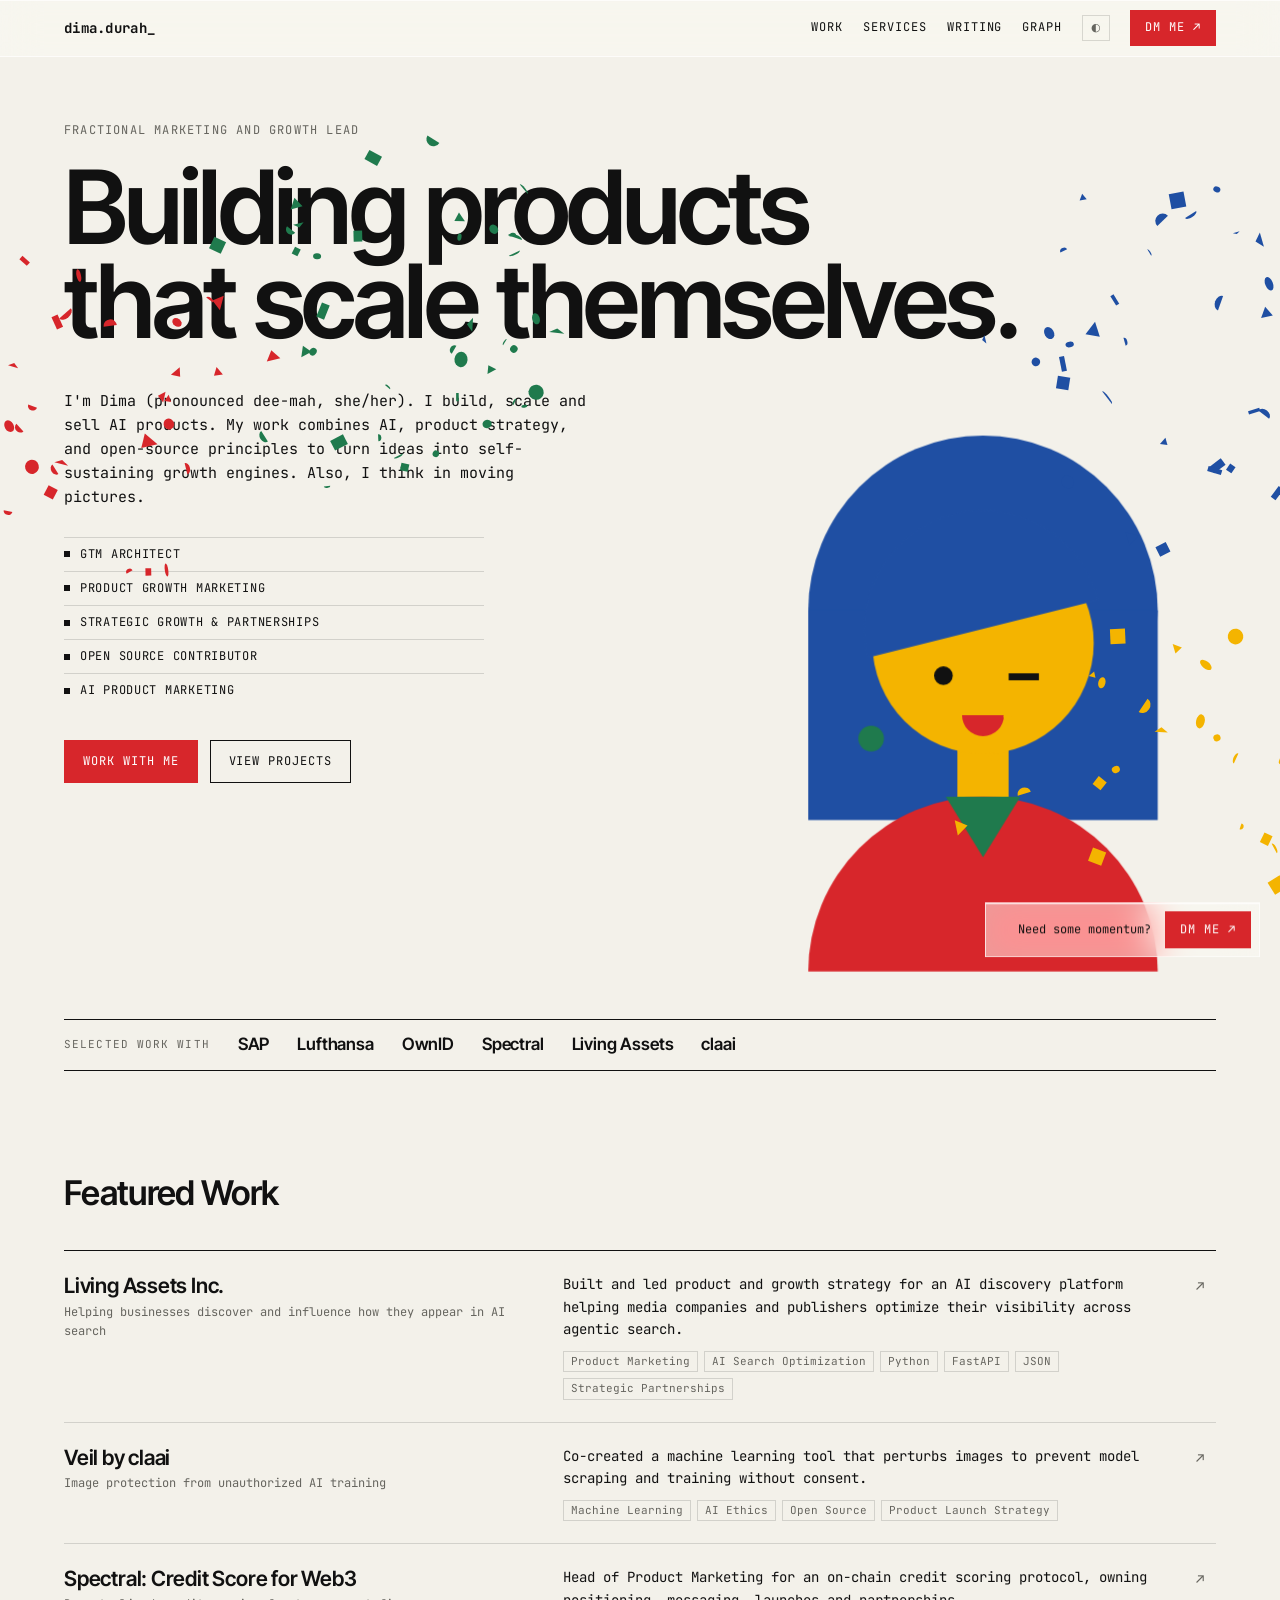
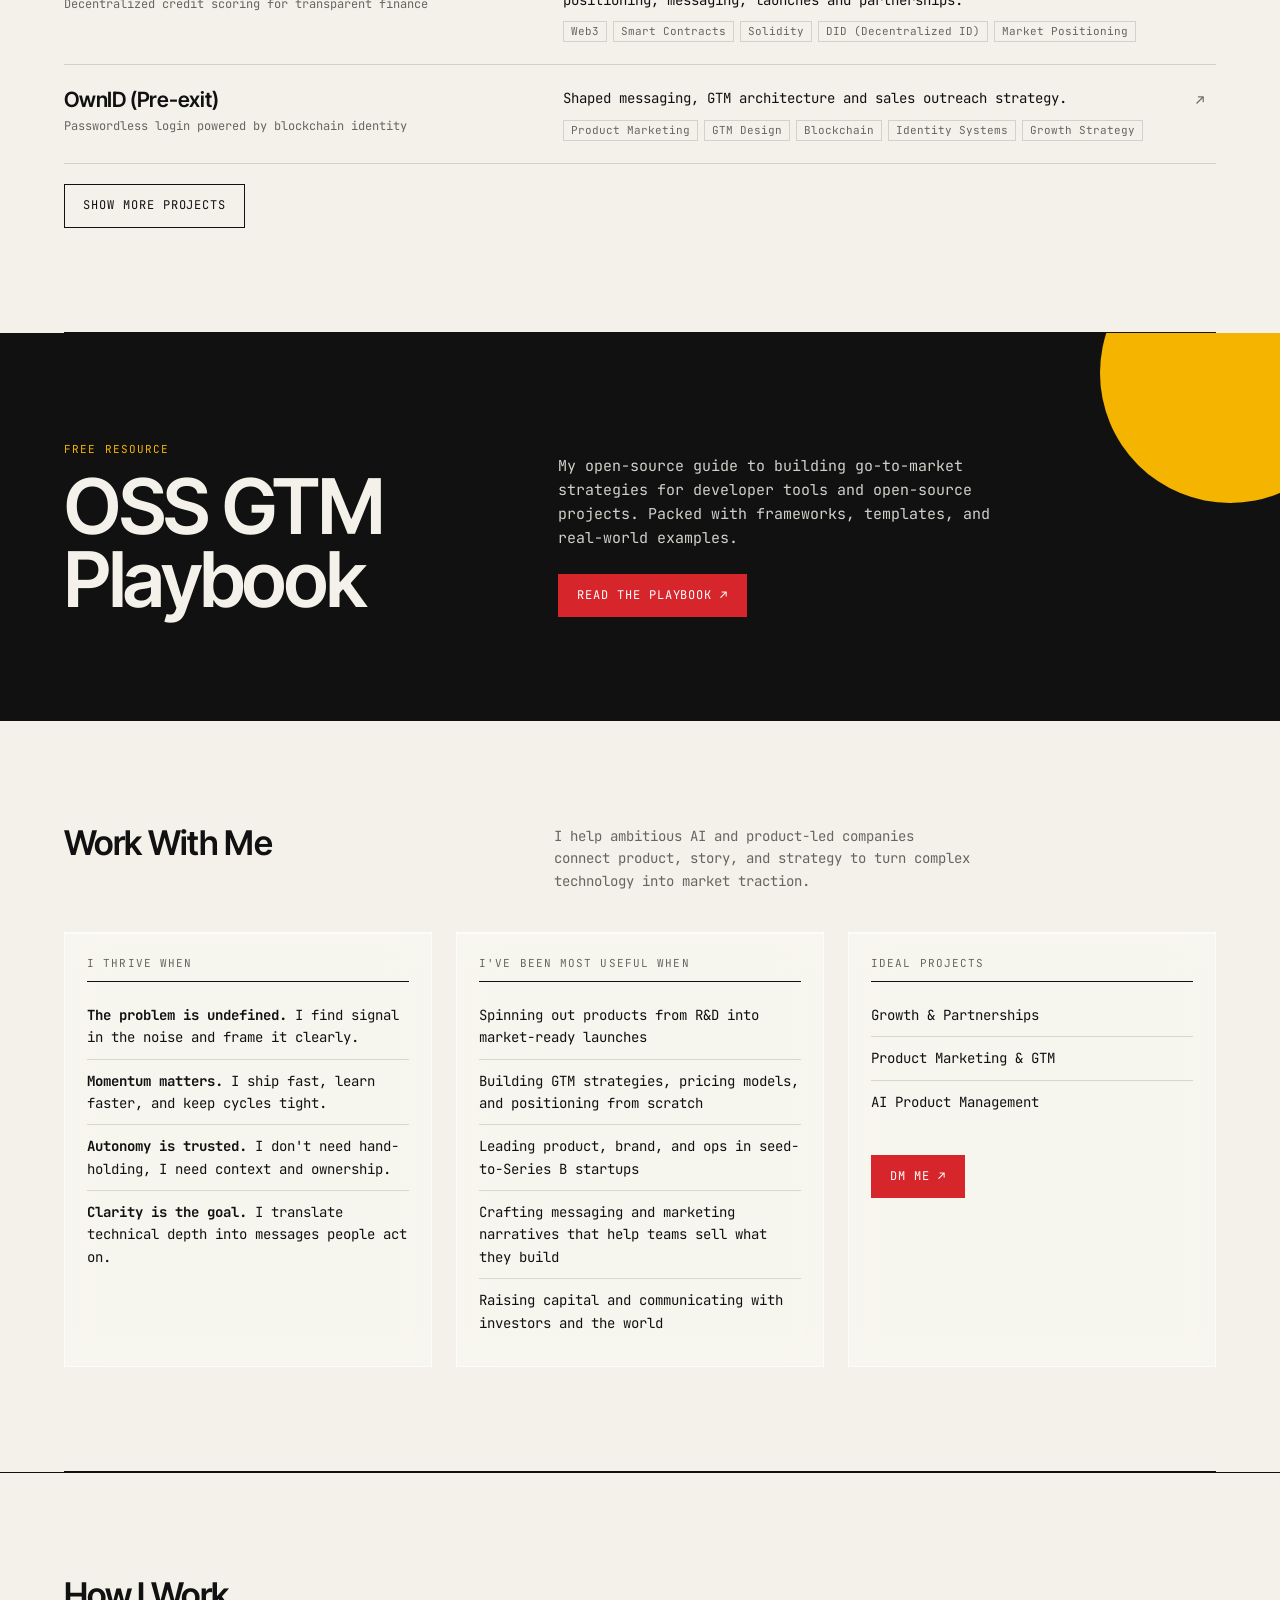
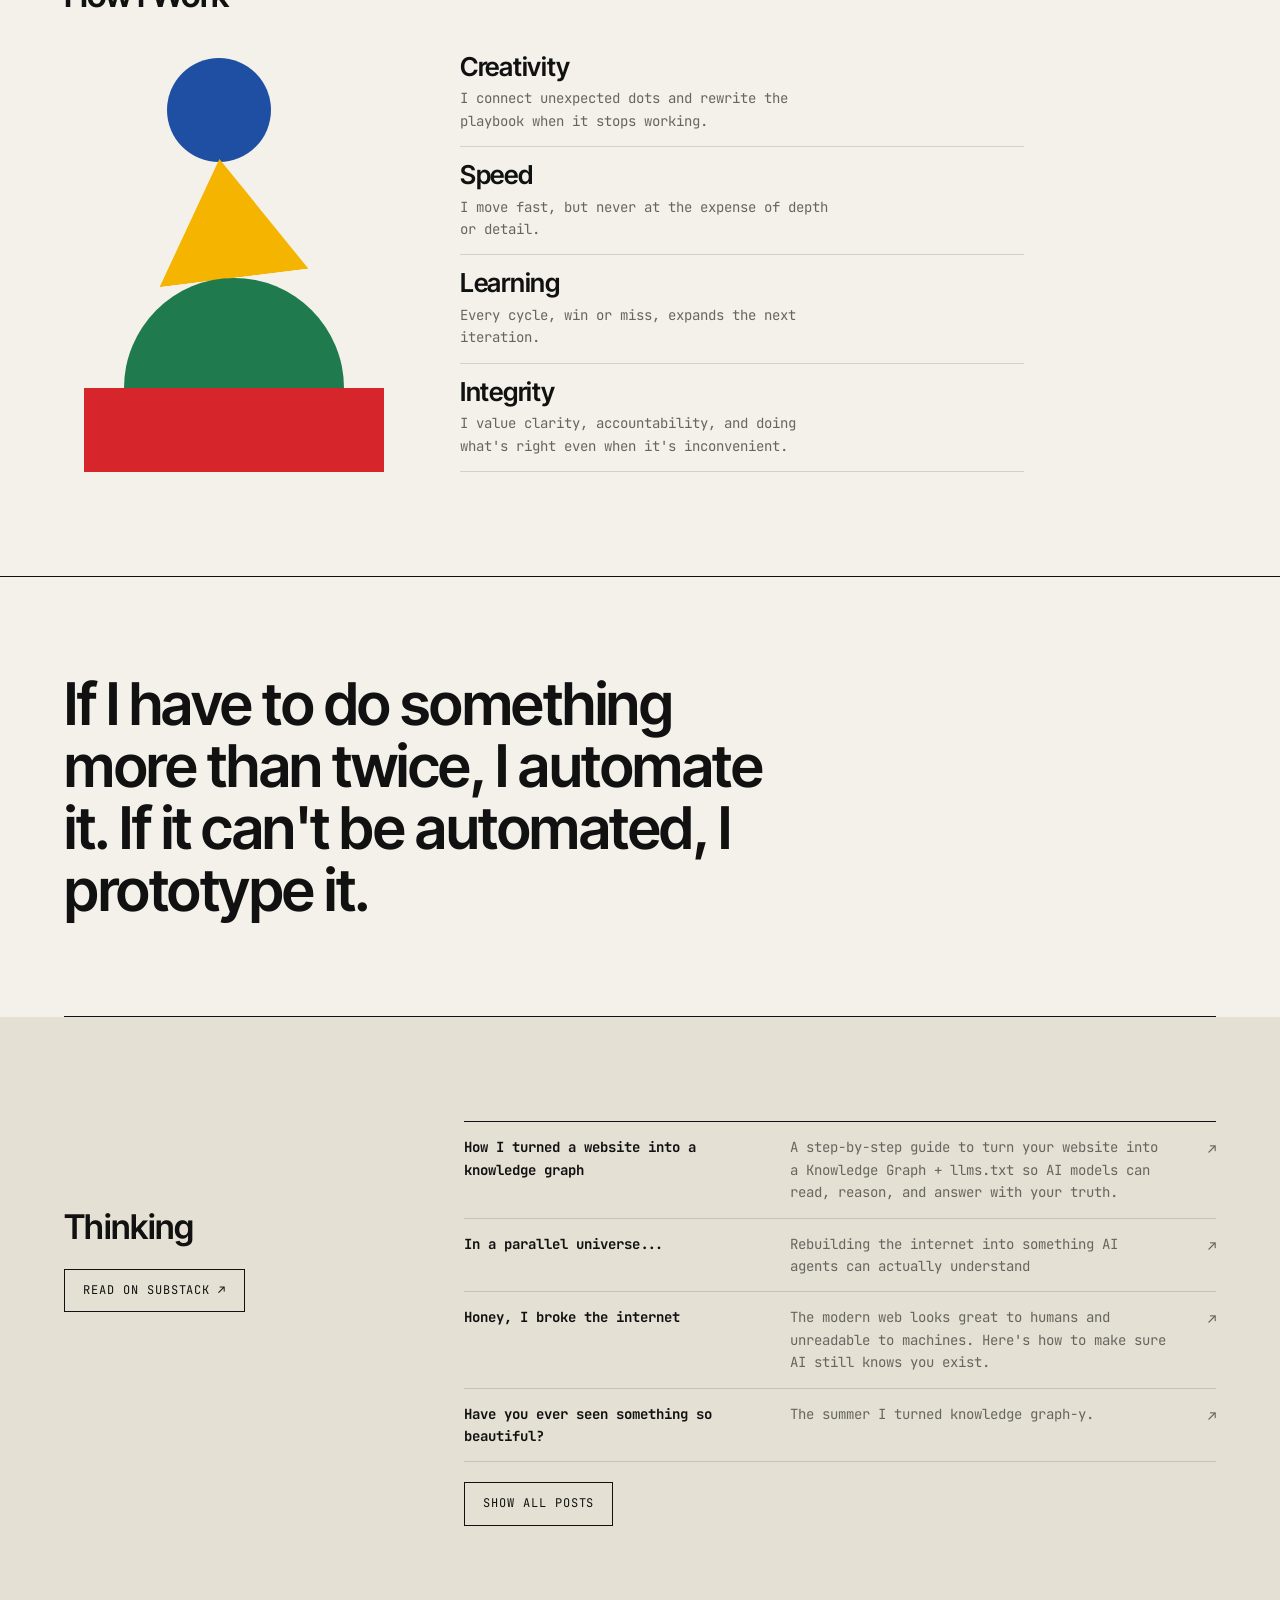
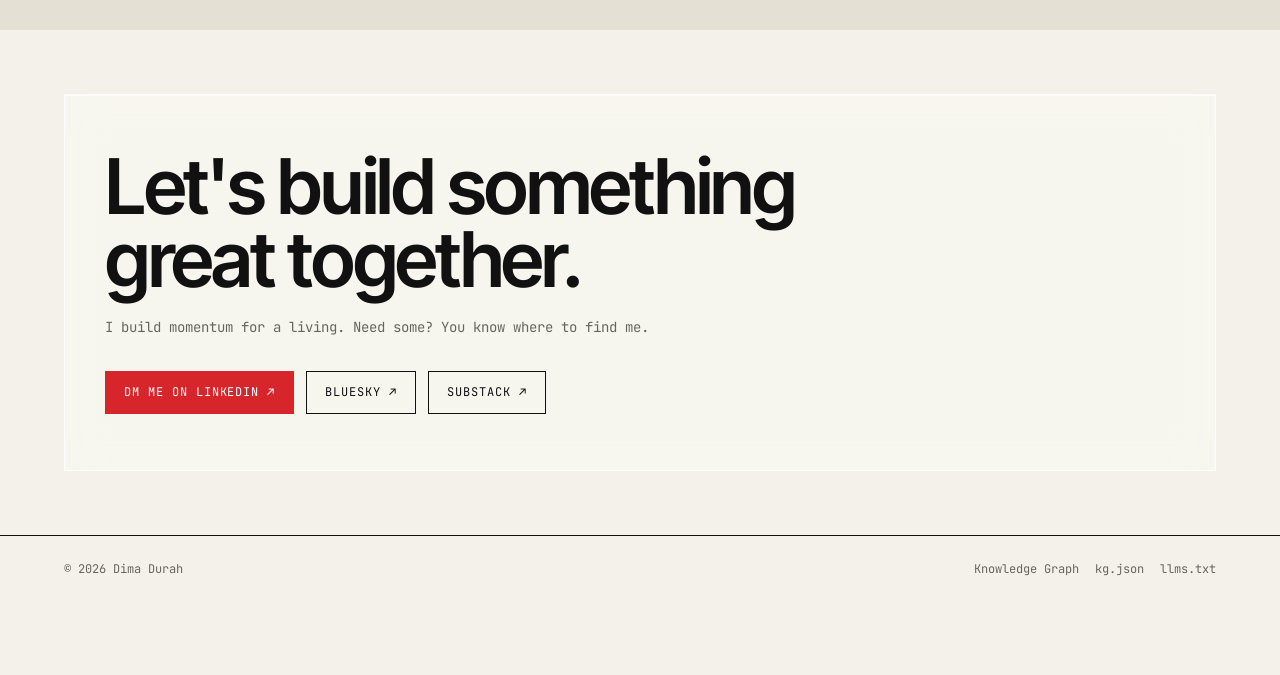
<file: index.html>
<!doctype html>
<html lang="en">
<head>
<meta charset="utf-8">
<meta name="viewport" content="width=device-width, initial-scale=1">
<title>Dima Durah — Founder and Growth Leader</title>
<meta name="description" content="Dima Durah builds, scales and sells AI products. Fractional marketing and growth lead: GTM architecture, product growth marketing, strategic partnerships.">
<meta property="og:title" content="Dima Durah — Founder and Growth Leader">
<meta property="og:description" content="Building products that scale themselves. Fractional marketing and growth lead for AI and product-led companies.">
<meta property="og:url" content="https://me.rcrdscrtch.com/">
<meta property="og:type" content="profile">
<link rel="preconnect" href="https://fonts.googleapis.com">
<link rel="preconnect" href="https://fonts.gstatic.com" crossorigin>
<link href="https://fonts.googleapis.com/css2?family=Inter+Tight:wght@500;600&family=JetBrains+Mono:wght@400;700&display=swap" rel="stylesheet">
<link rel="stylesheet" href="assets/style.css">
<link rel="alternate" type="application/json" href="data/kg.json" title="Knowledge graph">
<link rel="icon" type="image/svg+xml" href="assets/favicon.svg">
<script type="application/ld+json">
{
  "@context": "https://schema.org",
  "@type": "Person",
  "name": "Dima Durah",
  "url": "https://me.rcrdscrtch.com/",
  "jobTitle": "Fractional Marketing and Growth Lead",
  "description": "I build, scale and sell AI products. My work combines AI, product strategy, and open-source principles to turn ideas into self-sustaining growth engines.",
  "knowsAbout": ["GTM architecture", "Product growth marketing", "Strategic partnerships", "AI product marketing", "Open source", "Knowledge graphs"],
  "sameAs": ["https://www.linkedin.com/in/dima-durah", "https://bsky.app/profile/dimadur.bsky.social", "https://dimad.substack.com/"]
}
</script>
<script>try{var t=localStorage.getItem("theme");if(t)document.documentElement.dataset.theme=t}catch(e){}</script>
</head>
<body>

<div class="shapes" aria-hidden="true"><i class="circle"></i><i class="square"></i><i class="tri"></i><i class="half"></i></div>

<header class="bar glass">
  <div class="wrap">
    <a class="id" href="#top">dima.durah<span class="c-cycle">_</span></a>
    <nav aria-label="Primary">
      <a class="opt" href="#work">Work</a>
      <a class="opt" href="#services">Services</a>
      <a class="opt" href="#writing">Writing</a>
      <a class="opt" href="graph.html">Graph</a>
      <button class="theme-btn" type="button" aria-label="Toggle color theme">◐</button>
      <a class="btn primary" href="https://www.linkedin.com/in/dima-durah" target="_blank" rel="noopener">DM me ↗</a>
    </nav>
  </div>
</header>

<main id="top">
  <div class="wrap">
    <section class="hero" id="hero">
      <p class="eyebrow">Fractional Marketing and Growth Lead</p>
      <h1>Building products<br>that scale themselves.<span class="cursor" aria-hidden="true"></span></h1>
      <div class="grid">
        <div class="hero-copy">
          <p class="bio">I'm Dima (pronounced dee-mah, she/her). I build, scale and sell AI products. My work combines AI, product strategy, and open-source principles to turn ideas into self-sustaining growth engines. Also, I think in moving pictures.</p>
          <ul class="roles">
            <li>GTM Architect</li>
            <li>Product Growth Marketing</li>
            <li>Strategic Growth &amp; Partnerships</li>
            <li>Open source contributor</li>
            <li>AI Product Marketing</li>
          </ul>
          <div class="cta">
            <a class="btn primary" href="#services">Work With Me</a>
            <a class="btn" href="#work">View Projects</a>
          </div>
        </div>
        <!-- geometric portrait; on scroll each piece flies off toward the same-colour background shape -->
        <div class="art" aria-hidden="true">
          <svg viewBox="0 0 400 500" id="portrait">
            <g class="pc" data-to="420 -380 40 1.6"><circle cx="200" cy="190" r="150" fill="var(--blue)"/><rect x="50" y="190" width="300" height="180" fill="var(--blue)"/></g>
            <rect class="pc" data-to="380 420 -30 1.2" x="178" y="290" width="44" height="70" fill="var(--yellow)"/>
            <path class="pc" data-to="-420 380 25 1.4" d="M50,500 A150,150 0 0 1 350,500 Z" fill="var(--red)"/>
            <polygon class="pc" data-to="-460 -40 -90 1.8" points="168,350 232,350 200,402" fill="var(--green)"/>
            <circle class="pc" data-to="440 360 0 2.2" cx="200" cy="218" r="95" fill="var(--yellow)"/>
            <g class="pc" data-to="380 -300 -60 1.3"><path d="M98,206 A102,102 0 0 1 302,206 Z" fill="var(--blue)" transform="rotate(-14 200 206)"/></g>
            <g class="pc" data-to="-200 -260 90 1" fill="#111"><circle cx="166" cy="246" r="8"/><rect x="222" y="244" width="26" height="6"/></g>
            <path class="pc" data-to="-380 300 180 2" d="M182,280 A18,18 0 0 0 218,280 Z" fill="var(--red)"/>
            <circle class="pc" data-to="-480 120 0 2.5" cx="104" cy="300" r="11" fill="var(--green)"/>
          </svg>
        </div>
      </div>
    </section>

    <div class="proof">
      <span class="k">Selected work with</span>
      <a href="#work">SAP</a>
      <a href="#work">Lufthansa</a>
      <a href="#work">OwnID</a>
      <a href="#work">Spectral</a>
      <a href="#work">Living Assets</a>
      <a href="#work">claai</a>
    </div>

    <section class="s c-red" id="work">
      <div class="s-head">
        <h2 class="s-title">Featured Work</h2>
      </div>

      <div class="rows" id="rows">
        <a class="row" href="https://mmc.vc/research/ai-discoverability-how-can-i-get-chatgpt-to-recommend-my-brand/" target="_blank" rel="noopener">
          <div><h3 class="row-t">Living Assets Inc.</h3><p class="row-sub">Helping businesses discover and influence how they appear in AI search</p></div>
          <div class="row-d-wrap"><p class="row-d">Built and led product and growth strategy for an AI discovery platform helping media companies and publishers optimize their visibility across agentic search.</p>
            <ul class="tags"><li>Product Marketing</li><li>AI Search Optimization</li><li>Python</li><li>FastAPI</li><li>JSON</li><li>Strategic Partnerships</li></ul></div>
          <span class="arrow">↗</span>
        </a>
        <a class="row" href="https://mmc.vc/research/ethical-ai-moving-from-napster-to-spotify-era/" target="_blank" rel="noopener">
          <div><h3 class="row-t">Veil by claai</h3><p class="row-sub">Image protection from unauthorized AI training</p></div>
          <div class="row-d-wrap"><p class="row-d">Co-created a machine learning tool that perturbs images to prevent model scraping and training without consent.</p>
            <ul class="tags"><li>Machine Learning</li><li>AI Ethics</li><li>Open Source</li><li>Product Launch Strategy</li></ul></div>
          <span class="arrow">↗</span>
        </a>
        <a class="row" href="https://techcrunch.com/2022/08/24/spectral-raises-23m-to-help-create-web3-credit-scores/" target="_blank" rel="noopener">
          <div><h3 class="row-t">Spectral: Credit Score for Web3</h3><p class="row-sub">Decentralized credit scoring for transparent finance</p></div>
          <div class="row-d-wrap"><p class="row-d">Head of Product Marketing for an on-chain credit scoring protocol, owning positioning, messaging, launches and partnerships.</p>
            <ul class="tags"><li>Web3</li><li>Smart Contracts</li><li>Solidity</li><li>DID (Decentralized ID)</li><li>Market Positioning</li></ul></div>
          <span class="arrow">↗</span>
        </a>
        <a class="row" href="https://www.ownid.com/" target="_blank" rel="noopener">
          <div><h3 class="row-t">OwnID (Pre-exit)</h3><p class="row-sub">Passwordless login powered by blockchain identity</p></div>
          <div class="row-d-wrap"><p class="row-d">Shaped messaging, GTM architecture and sales outreach strategy.</p>
            <ul class="tags"><li>Product Marketing</li><li>GTM Design</li><li>Blockchain</li><li>Identity Systems</li><li>Growth Strategy</li></ul></div>
          <span class="arrow">↗</span>
        </a>
        <a class="row more" href="https://news.sap.com/2023/12/ai-powered-startup-partner-solutions-sap-io/" target="_blank" rel="noopener">
          <div><h3 class="row-t">SAP Early Stage VC Fund</h3><p class="row-sub">Corporate VC fund for underrepresented founders in B2B SaaS</p></div>
          <div class="row-d-wrap"><p class="row-d">Contributed to fund design, storytelling, and accelerator outreach, amplifying the voices of diverse founders.</p>
            <ul class="tags"><li>Venture Capital</li><li>B2B SaaS</li><li>Fund Positioning</li><li>Founder Relations</li><li>Storytelling</li><li>Venture Strategy</li><li>Webflow</li><li>Event Management</li></ul></div>
          <span class="arrow">↗</span>
        </a>
        <a class="row more" href="https://www.webtoons.com/en/canvas/momstacles/list?title_no=46615" target="_blank" rel="noopener">
          <div><h3 class="row-t">Momstacles</h3><p class="row-sub">An illustrated series about the struggles of millennial motherhood</p></div>
          <div class="row-d-wrap"><p class="row-d">Created a webcomic exploring parenthood, gender, and ambition through humor and narrative illustration.</p>
            <ul class="tags"><li>Illustration</li><li>Comics</li><li>Creative Writing</li><li>Visual Storytelling</li></ul></div>
          <span class="arrow">↗</span>
        </a>
        <a class="row more" href="https://lh-innovationhub.de/projekt/aviationblockchainchallenge/" target="_blank" rel="noopener">
          <div><h3 class="row-t">Aviation Blockchain Challenge</h3><p class="row-sub">Accelerator for SaaS solutions in aviation using blockchain</p></div>
          <div class="row-d-wrap"><p class="row-d">Co-led program design and venture selection for Lufthansa and SAP, supporting startups focused on blockchain-enabled transparency in aviation supply chains.</p>
            <ul class="tags"><li>Accelerator Design</li><li>Blockchain</li><li>SaaS Strategy</li><li>Startup Mentorship</li></ul></div>
          <span class="arrow">↗</span>
        </a>
      </div>
      <button class="btn toggle" type="button" data-toggle="rows" data-more="Show More Projects" data-less="Show Less" aria-expanded="false">Show More Projects</button>
    </section>

    <section class="band band-ink" id="playbook">
      <div class="playbook">
        <div>
          <span class="k">Free resource</span>
          <h2>OSS GTM Playbook</h2>
        </div>
        <div>
          <p>My open-source guide to building go-to-market strategies for developer tools and open-source projects. Packed with frameworks, templates, and real-world examples.</p>
          <a class="btn primary" href="https://comet-lantana-125.notion.site/OSS-GTM-Playbook-2bc8ea1315fc812d99daddfa6aae9448" target="_blank" rel="noopener">Read the Playbook ↗</a>
        </div>
      </div>
    </section>

    <section class="s c-blue sh-circle" id="services">
      <div class="s-head">
        <h2 class="s-title">Work With Me</h2>
        <p class="s-lede">I help ambitious AI and product-led companies connect product, story, and strategy to turn complex technology into market traction.</p>
      </div>
      <div class="cols">
        <div class="col glass">
          <h4>I thrive when</h4>
          <ul>
            <li><b>The problem is undefined.</b> I find signal in the noise and frame it clearly.</li>
            <li><b>Momentum matters.</b> I ship fast, learn faster, and keep cycles tight.</li>
            <li><b>Autonomy is trusted.</b> I don't need hand-holding, I need context and ownership.</li>
            <li><b>Clarity is the goal.</b> I translate technical depth into messages people act on.</li>
          </ul>
        </div>
        <div class="col glass">
          <h4>I've been most useful when</h4>
          <ul>
            <li>Spinning out products from R&amp;D into market-ready launches</li>
            <li>Building GTM strategies, pricing models, and positioning from scratch</li>
            <li>Leading product, brand, and ops in seed-to-Series B startups</li>
            <li>Crafting messaging and marketing narratives that help teams sell what they build</li>
            <li>Raising capital and communicating with investors and the world</li>
          </ul>
        </div>
        <div class="col glass">
          <h4>Ideal projects</h4>
          <ul>
            <li>Growth &amp; Partnerships</li>
            <li>Product Marketing &amp; GTM</li>
            <li>AI Product Management</li>
          </ul>
          <div class="cta"><a class="btn primary" href="https://www.linkedin.com/in/dima-durah" target="_blank" rel="noopener">DM me ↗</a></div>
        </div>
      </div>
    </section>

    <section class="band band-solid" id="principles">
      <div class="s-head">
        <h2 class="s-title">How I Work</h2>
      </div>
      <!-- a balanced stack of the four shapes; stones drop in from the base up (site.js) -->
      <div class="cairn">
        <div class="stack" aria-hidden="true">
          <i class="stone st-circle" style="--d:3"></i>
          <i class="stone st-tri" style="--d:2"></i>
          <i class="stone st-half" style="--d:1"></i>
          <i class="stone st-rect" style="--d:0"></i>
        </div>
        <ul class="values">
          <li style="--d:3"><h3>Creativity</h3><p>I connect unexpected dots and rewrite the playbook when it stops working.</p></li>
          <li style="--d:2"><h3>Speed</h3><p>I move fast, but never at the expense of depth or detail.</p></li>
          <li style="--d:1"><h3>Learning</h3><p>Every cycle, win or miss, expands the next iteration.</p></li>
          <li style="--d:0"><h3>Integrity</h3><p>I value clarity, accountability, and doing what's right even when it's inconvenient.</p></li>
        </ul>
      </div>
    </section>

    <section class="quote" id="toolkit">
      <blockquote>If I have to do something more than twice, I automate it. If it can't be automated, I prototype it.</blockquote>
    </section>

    <section class="band band-tint" id="writing">
      <div class="split">
      <div class="split-head">
        <h2 class="s-title">Thinking</h2>
        <a class="btn" href="https://dimad.substack.com/" target="_blank" rel="noopener">Read on Substack ↗</a>
      </div>
      <div>
      <ul class="posts" id="posts">
        <li><a href="https://dimad.substack.com/p/how-i-turned-a-website-into-a-knowledge" target="_blank" rel="noopener"><span class="t">How I turned a website into a knowledge graph</span><span class="d">A step-by-step guide to turn your website into a Knowledge Graph + llms.txt so AI models can read, reason, and answer with your truth.</span><span class="arrow">↗</span></a></li>
        <li><a href="https://dimad.substack.com/p/everything-is-arranged-for-someone" target="_blank" rel="noopener"><span class="t">In a parallel universe...</span><span class="d">Rebuilding the internet into something AI agents can actually understand</span><span class="arrow">↗</span></a></li>
        <li><a href="https://dimad.substack.com/p/honey-i-broke-the-internet-for-the" target="_blank" rel="noopener"><span class="t">Honey, I broke the internet</span><span class="d">The modern web looks great to humans and unreadable to machines. Here's how to make sure AI still knows you exist.</span><span class="arrow">↗</span></a></li>
        <li><a href="https://dimad.substack.com/p/have-you-ever-seen-something-so-beautiful" target="_blank" rel="noopener"><span class="t">Have you ever seen something so beautiful?</span><span class="d">The summer I turned knowledge graph-y.</span><span class="arrow">↗</span></a></li>
        <li class="more"><a href="https://dimad.substack.com/p/literary-dust-bunnies-and-the-heroics" target="_blank" rel="noopener"><span class="t">Literary dust bunnies...</span><span class="d">I keep telling myself: You need to read more books and fewer words.</span><span class="arrow">↗</span></a></li>
        <li class="more"><a href="https://dimad.substack.com/p/end-of-the-world-revisited" target="_blank" rel="noopener"><span class="t">End of the world: revisited</span><span class="d">Did my startup advice somehow age better than I did?</span><span class="arrow">↗</span></a></li>
        <li class="more"><a href="https://dimad.substack.com/p/founder-recovery-rhetoric-is-gendered" target="_blank" rel="noopener"><span class="t">You fail like a "girl".</span><span class="d">What post-startup failure looks like in practice.</span><span class="arrow">↗</span></a></li>
        <li class="more"><a href="https://dimad.substack.com/p/algorithmic-knockoffs-and-digital" target="_blank" rel="noopener"><span class="t">AI Knockoffs and Digital Déjà Vu</span><span class="d">Does AI development have to follow a tragedy of the commons script?</span><span class="arrow">↗</span></a></li>
        <li class="more"><a href="https://dimad.substack.com/p/we-broke-up" target="_blank" rel="noopener"><span class="t">We broke up.</span><span class="d">What I learned from my startup shutdown and grueling co-founder breakup.</span><span class="arrow">↗</span></a></li>
        <li class="more"><a href="https://dimad.substack.com/p/what-milan-fashion-week-can-teach" target="_blank" rel="noopener"><span class="t">What Milan Fashion Week can teach us...</span><span class="d">But, really, who is protecting creators from the algorithms?</span><span class="arrow">↗</span></a></li>
      </ul>
      <button class="btn toggle" type="button" data-toggle="posts" data-more="Show all posts" data-less="Show Less" aria-expanded="false">Show all posts</button>
      </div>
      </div>
    </section>

    <section class="contact" id="contact">
      <div class="contact-card glass">
        <h2>Let's build something<br>great together.</h2>
        <p>I build momentum for a living. Need some? You know where to find me.</p>
        <div class="cta" style="margin-top:0">
          <a class="btn primary" href="https://www.linkedin.com/in/dima-durah" target="_blank" rel="noopener">DM me on LinkedIn ↗</a>
          <a class="btn" href="https://bsky.app/profile/dimadur.bsky.social" target="_blank" rel="noopener">Bluesky ↗</a>
          <a class="btn" href="https://dimad.substack.com/" target="_blank" rel="noopener">Substack ↗</a>
        </div>
      </div>
    </section>
  </div>
</main>

<footer>
  <div class="wrap">
    <span>© 2026 Dima Durah</span>
    <span><a href="graph.html">Knowledge Graph</a><a href="data/kg.json">kg.json</a><a href="llms.txt">llms.txt</a></span>
  </div>
</footer>

<div class="float-cta glass" id="float-cta">
  <span><span class="dot cursor"></span>Need some momentum?</span>
  <a class="btn primary" href="https://www.linkedin.com/in/dima-durah" target="_blank" rel="noopener">DM me ↗</a>
</div>

<script src="assets/site.js"></script>
</body>
</html>
</file>
<file: assets/style.css>
/* Swiss grid + terminal type + Bauhaus primaries, glass panels over fixed shapes. */
:root {
  --bg: #f3f1ea;
  --fg: #111111;
  --muted: #66655f;
  --rule: #111111;
  --hair: rgba(17, 17, 17, .14);
  --red: #d7262b;
  --blue: #1f4fa3;
  --yellow: #f4b400;
  --green: #1f7a4d;
  --glass: rgba(250, 249, 244, .55);
  --glass-strong: rgba(250, 249, 244, .78);
  --tint: #e4e0d3;
  --glass-edge: rgba(255, 255, 255, .7);
  --shape-opacity: .9;
  --mono: "JetBrains Mono", ui-monospace, SFMono-Regular, Menlo, monospace;
  --sans: "Inter Tight", "Helvetica Neue", Helvetica, Arial, sans-serif;
  --gutter: 24px;
  --max: 1200px;
}
@media (prefers-color-scheme: dark) {
  :root:not([data-theme="light"]) {
    --bg: #0d0d0c; --fg: #ecebe6; --muted: #92918b; --rule: #ecebe6;
    --hair: rgba(236, 235, 230, .14);
    --red: #ef4146; --blue: #4a7ae0; --yellow: #ffc61a; --green: #2fa36a;
    --glass: rgba(22, 22, 21, .5); --glass-strong: rgba(22, 22, 21, .78); --glass-edge: rgba(255, 255, 255, .1); --tint: #1b1b19;
    --shape-opacity: .75;
  }
}
:root[data-theme="dark"] {
  --bg: #0d0d0c; --fg: #ecebe6; --muted: #92918b; --rule: #ecebe6;
  --hair: rgba(236, 235, 230, .14);
  --red: #ef4146; --blue: #4a7ae0; --yellow: #ffc61a; --green: #2fa36a;
  --glass: rgba(22, 22, 21, .5); --glass-strong: rgba(22, 22, 21, .78); --glass-edge: rgba(255, 255, 255, .1); --tint: #1b1b19;
  --shape-opacity: .75;
}

* { box-sizing: border-box; }
html { scroll-behavior: smooth; scroll-padding-top: 64px; }
body {
  margin: 0; background: var(--bg); color: var(--fg);
  font: 400 14px/1.6 var(--mono);
  -webkit-font-smoothing: antialiased;
  overflow-x: hidden;
}
a { color: inherit; text-decoration: none; }
a:hover { color: var(--red); }
::selection { background: var(--blue); color: #fff; }
:focus-visible { outline: 2px solid var(--blue); outline-offset: 2px; }

.wrap { max-width: var(--max); margin: 0 auto; padding: 0 var(--gutter); position: relative; }

/* glass */
.glass {
  background: var(--glass);
  -webkit-backdrop-filter: blur(18px) saturate(150%);
  backdrop-filter: blur(18px) saturate(150%);
  border: 1px solid var(--glass-edge);
  box-shadow: inset 0 1px 0 var(--glass-edge);
}

/* fixed Bauhaus shapes behind everything; glass panels slide over them */
.shapes { position: fixed; inset: 0; z-index: -1; pointer-events: none; overflow: hidden; }
.shapes i { position: absolute; display: block; opacity: var(--shape-opacity); will-change: transform; }
.shapes .circle { width: 340px; height: 340px; border-radius: 50%; background: var(--blue); top: -170px; right: -150px; }
.shapes .square { width: 220px; height: 220px; background: var(--red); bottom: 6vh; left: -170px; transform: rotate(12deg); }
.shapes .tri { width: 260px; height: 230px; background: var(--yellow); clip-path: polygon(50% 0, 100% 100%, 0 100%); bottom: -120px; right: -90px; }
.shapes .half { width: 200px; height: 100px; border-radius: 200px 200px 0 0; background: var(--green); top: 34vh; left: -110px; transform: rotate(90deg); }
/* when the margins get thin the shapes run under text, so fade them */
@media (max-width: 1320px) { :root:not(#x) { --shape-opacity: .4; } }
@media (max-width: 860px) {
  :root:not(#x) { --shape-opacity: .25; }
  .shapes .circle { width: 220px; height: 220px; top: -110px; right: -110px; }
}

/* top bar */
.bar { position: sticky; top: 0; z-index: 20; border-width: 0 0 1px; }
.bar .wrap { display: flex; align-items: center; justify-content: space-between; height: 56px; gap: 16px; }
.bar .id { font-weight: 700; letter-spacing: .02em; }
.bar nav { display: flex; align-items: center; gap: 20px; font-size: 12px; text-transform: uppercase; letter-spacing: .08em; }
.bar nav .btn { padding: 7px 14px; }
.theme-btn {
  background: none; border: 1px solid var(--hair); color: var(--muted);
  font: inherit; font-size: 11px; padding: 3px 8px; cursor: pointer; border-radius: 0;
}
.theme-btn:hover { color: var(--fg); border-color: var(--fg); }
@media (max-width: 860px) { .bar nav .opt { display: none; } }

/* the cursor and logo underscore step through the four primaries */
@keyframes bauhaus {
  0%, 24.99% { background: var(--red); color: var(--red); }
  25%, 49.99% { background: var(--blue); color: var(--blue); }
  50%, 74.99% { background: var(--yellow); color: var(--yellow); }
  75%, 100% { background: var(--green); color: var(--green); }
}
@keyframes bauhaus-text {
  0%, 24.99% { color: var(--red); } 25%, 49.99% { color: var(--blue); }
  50%, 74.99% { color: var(--yellow); } 75%, 100% { color: var(--green); }
}
.cursor { display: inline-block; width: .5em; height: .8em; margin-left: .06em; vertical-align: baseline; animation: bauhaus 2.4s infinite; }
.c-cycle { animation: bauhaus-text 2.4s infinite; }
@media (prefers-reduced-motion: reduce) {
  .cursor { animation: none; background: var(--red); }
  .c-cycle { animation: none; color: var(--red); }
  html { scroll-behavior: auto; }
}

/* hero */
.hero { padding: 64px 0 48px; }
.prompt { color: var(--muted); font-size: 13px; margin: 0 0 20px; }
.prompt b { color: var(--red); font-weight: 400; }
.eyebrow { font-size: 12px; text-transform: uppercase; letter-spacing: .1em; color: var(--muted); margin: 0 0 20px; }
.hero h1 {
  font: 600 clamp(44px, 8vw, 108px)/.92 var(--sans);
  letter-spacing: -.035em; margin: 0 0 40px;
}
.grid { display: grid; grid-template-columns: repeat(12, 1fr); gap: var(--gutter); }
.hero-copy { grid-column: 1 / span 7; }
.hero .bio { font-size: 15px; max-width: 58ch; margin: 0 0 28px; }
.hero .roles { list-style: none; padding: 0; margin: 0; font-size: 12px; text-transform: uppercase; letter-spacing: .06em; max-width: 420px; }
.hero .roles li { border-top: 1px solid var(--hair); padding: 7px 0; display: flex; gap: 10px; align-items: center; }
.hero .roles li::before { content: ""; width: 6px; height: 6px; flex: none; background: var(--fg); }
.cta { display: flex; gap: 12px; margin-top: 32px; flex-wrap: wrap; }
.btn {
  display: inline-block; border: 1px solid var(--fg); padding: 11px 18px;
  font: inherit; font-size: 12px; text-transform: uppercase; letter-spacing: .08em;
  background: transparent; color: var(--fg); cursor: pointer; border-radius: 0;
}
.btn:hover { background: var(--fg); color: var(--bg); }
.btn.primary { background: var(--red); border-color: var(--red); color: #fff; }
.btn.primary:hover { background: var(--fg); border-color: var(--fg); color: var(--bg); }

/* hero composition: geometric portrait that scatters on scroll (site.js) */
.art { grid-column: 8 / span 5; position: relative; aspect-ratio: 4 / 5; align-self: end; z-index: 1; }
.art svg { width: 100%; height: 100%; display: block; overflow: visible; }
.art .pc { transform-box: fill-box; transform-origin: center; will-change: transform, opacity; }
@media (max-width: 860px) {
  .hero-copy { grid-column: 1 / -1; }
  .art { grid-column: 1 / -1; max-width: 300px; width: 78%; margin: 8px auto 0; order: -1; }
}

/* proof strip */
.proof { border-top: 1px solid var(--rule); border-bottom: 1px solid var(--rule); padding: 16px 0; display: flex; flex-wrap: wrap; gap: 8px 28px; align-items: center; }
.proof .k { font-size: 11px; color: var(--muted); text-transform: uppercase; letter-spacing: .1em; }
.proof a { font: 600 17px/1 var(--sans); letter-spacing: -.01em; }

/* sections */
section.s { padding: 104px 0; border-bottom: 1px solid var(--rule); }
.s-head { display: grid; grid-template-columns: repeat(12, 1fr); gap: var(--gutter); margin-bottom: 40px; align-items: start; }
.s-num { grid-column: span 2; font-size: 12px; display: flex; align-items: center; gap: 10px; }
.s-num::before { content: ""; width: 16px; height: 16px; background: var(--c); flex: none; }
.c-red { --c: var(--red); } .c-blue { --c: var(--blue); } .c-yellow { --c: var(--yellow); } .c-green { --c: var(--green); }
.sh-circle .s-num::before { border-radius: 50%; }
.sh-tri .s-num::before { clip-path: polygon(50% 0, 100% 100%, 0 100%); }
.sh-half .s-num::before { height: 8px; border-radius: 16px 16px 0 0; }
.s-title { grid-column: span 5; font: 600 34px/1.05 var(--sans); letter-spacing: -.02em; margin: 0; }
.s-lede { grid-column: span 7; margin: 0; color: var(--muted); max-width: 52ch; }
@media (max-width: 860px) { .s-num, .s-title, .s-lede { grid-column: 1 / -1; } }

/* project index */
.rows { border-top: 1px solid var(--rule); }
.row {
  display: grid; grid-template-columns: 4fr 5fr 24px; gap: var(--gutter);
  padding: 22px 12px 22px 0; border-bottom: 1px solid var(--hair); align-items: start;
  position: relative; transition: background .2s, padding-left .2s;
}
.row::before { content: ""; position: absolute; left: 0; top: 0; bottom: 0; width: 0; background: var(--c, var(--red)); transition: width .2s; }
.row:nth-child(4n+2) { --c: var(--blue); } .row:nth-child(4n+3) { --c: var(--yellow); } .row:nth-child(4n+4) { --c: var(--green); }
a.row:hover { color: inherit; background: var(--glass); padding-left: 14px; }
a.row:hover::before { width: 4px; }
a.row:hover .arrow { color: var(--fg); }
.row-n { color: var(--muted); font-size: 12px; padding-top: 4px; }
.row-t { font: 600 21px/1.2 var(--sans); letter-spacing: -.01em; margin: 0 0 4px; }
.row-sub { color: var(--muted); font-size: 12px; margin: 0; }
.row-d { margin: 0 0 10px; }
.tags { display: flex; flex-wrap: wrap; gap: 6px; padding: 0; margin: 0; list-style: none; }
.tags li { font-size: 11px; border: 1px solid var(--hair); padding: 1px 7px; color: var(--muted); }
.arrow { text-align: right; color: var(--muted); padding-top: 2px; }
.row.more, .posts li.more { display: none; }
.expanded .row.more { display: grid; }
.expanded .posts li.more, .posts.expanded li.more { display: block; }
.toggle { margin-top: 20px; }
@media (max-width: 760px) {
  .row { grid-template-columns: 1fr 20px; }
  .row-d-wrap { grid-column: 1 / 2; }
}

/* work with me */
.cols { display: grid; grid-template-columns: repeat(3, 1fr); gap: var(--gutter); }
.col { padding: 22px; }
.col h4 { font-size: 11px; text-transform: uppercase; letter-spacing: .1em; color: var(--muted); font-weight: 400; margin: 0 0 12px; border-bottom: 1px solid var(--rule); padding-bottom: 8px; }
.col ul { list-style: none; padding: 0; margin: 0; }
.col li { padding: 10px 0; border-bottom: 1px solid var(--hair); }
.col li:last-child { border-bottom: 0; }
.col li b { font-weight: 700; }
@media (max-width: 860px) { .cols { grid-template-columns: 1fr; } }

/* toolkit */
.term { padding: 20px; font-size: 13px; white-space: pre-wrap; margin: 0; }
.term .p { color: var(--red); }
.term .m { color: var(--muted); }

/* principles as a balanced stack of the four shapes */
.cairn { --s: 1; display: grid; grid-template-columns: calc(340px * var(--s)) 1fr; gap: 56px; max-width: 960px; }
.stack { display: flex; flex-direction: column; align-items: center; justify-content: flex-end; }
.stone { display: block; flex: none; transform: rotate(var(--tilt, 0deg)); transform-origin: 50% 100%; }
.st-rect { width: calc(300px * var(--s)); height: calc(84px * var(--s)); background: var(--red); }
.st-half { width: calc(220px * var(--s)); height: calc(110px * var(--s)); background: var(--green); border-radius: 999px 999px 0 0; }
.st-tri { width: calc(150px * var(--s)); height: calc(120px * var(--s)); background: var(--yellow); clip-path: polygon(50% 0, 100% 100%, 0 100%); --tilt: -7deg; }
.st-circle { width: calc(104px * var(--s)); height: calc(104px * var(--s)); background: var(--blue); border-radius: 50%; margin: 0 0 -4px calc(-30px * var(--s)); }
.values { list-style: none; margin: 0; padding: 0; display: flex; flex-direction: column; justify-content: space-between; }
.values li { padding: 14px 0; border-bottom: 1px solid var(--hair); }
.values li:first-child { padding-top: 0; }
.values h3 { font: 600 26px/1.1 var(--sans); letter-spacing: -.01em; margin: 0 0 6px; }
.values p { margin: 0; color: var(--muted); max-width: 46ch; }

/* drop-in: base stone lands first, each one above follows */
.cairn.armed .stone { transform: translateY(-180px) rotate(calc(var(--tilt, 0deg) + 14deg)); opacity: 0; }
.cairn.armed .values li { opacity: 0; transform: translateX(14px); }
.cairn.armed .stone, .cairn.armed .values li {
  transition: transform .75s cubic-bezier(.34, 1.4, .64, 1), opacity .35s ease;
  transition-delay: calc(var(--d) * 240ms);
}
.cairn.armed.in .stone { transform: rotate(var(--tilt, 0deg)); opacity: 1; }
.cairn.armed.in .values li { opacity: 1; transform: none; }

/* solid band hides the fixed background shapes so the stack stands alone */
.band-solid { background: var(--bg); border-top: 1px solid var(--rule); border-bottom: 1px solid var(--rule); }

@media (max-width: 760px) {
  .cairn { --s: .7; grid-template-columns: 1fr; gap: 32px; }
  .values h3 { font-size: 19px; }
  .values p { font-size: 13px; }
}

/* writing */
.posts { list-style: none; padding: 0; margin: 0; border-top: 1px solid var(--rule); }
.posts a { display: grid; grid-template-columns: 4fr 5fr 24px; gap: var(--gutter); padding: 14px 0; border-bottom: 1px solid var(--hair); transition: background .2s, padding-left .2s; }
.posts a:hover { color: inherit; background: var(--glass); padding-left: 12px; }
.posts .t { font-weight: 700; }
.posts .d { color: var(--muted); }
@media (max-width: 760px) { .posts a { grid-template-columns: 1fr 20px; } .posts .d { grid-column: 1; } }

/* knowledge graph */
.kg-tools { display: flex; flex-wrap: wrap; gap: 8px; align-items: center; padding: 12px; border-bottom: 1px solid var(--glass-edge); }
.kg-tools input {
  font: inherit; font-size: 13px; background: transparent; color: var(--fg);
  border: 1px solid var(--fg); border-radius: 0; padding: 6px 10px; width: 200px; max-width: 100%;
}
.kg-tools .spacer { flex: 1; }
.kg-tools .btn { padding: 5px 10px; font-size: 11px; }
.chip {
  font: inherit; font-size: 11px; text-transform: uppercase; letter-spacing: .06em;
  background: transparent; color: var(--muted); border: 1px solid var(--hair); border-radius: 0;
  padding: 4px 8px; cursor: pointer; display: inline-flex; align-items: center; gap: 6px;
}
.chip i { width: 8px; height: 8px; display: inline-block; border: 1px solid var(--fg); background: transparent; }
.chip[class*="c-"] i { background: var(--c); border-color: var(--c); }
.chip[aria-pressed="false"] { opacity: .4; text-decoration: line-through; }
.chip:hover { border-color: var(--fg); color: var(--fg); }
.kg-box { overflow: hidden; }
.kg { display: grid; grid-template-columns: 1fr 340px; }
#graph { height: min(68vh, 660px); border-right: 1px solid var(--glass-edge); position: relative; overflow: hidden; }
#graph svg { width: 100%; height: 100%; display: block; cursor: grab; }
#graph svg:active { cursor: grabbing; }
.hint { position: absolute; left: 12px; bottom: 10px; font-size: 11px; color: var(--muted); pointer-events: none; }
.link { stroke: var(--muted); stroke-opacity: .35; stroke-width: 1; }
.link.on { stroke: var(--fg); stroke-opacity: 1; }
.node text, .elabel { paint-order: stroke; stroke: var(--bg); stroke-width: 3px; stroke-linejoin: round; }
.elabel { font-size: 9px; fill: var(--fg); opacity: 0; pointer-events: none; }
.elabel.on { opacity: 1; }
.node rect { fill: var(--bg); stroke: var(--fg); stroke-width: 1; }
.node.c-red rect, .node.c-blue rect, .node.c-yellow rect, .node.c-green rect { fill: var(--c); stroke: var(--c); }
.node.c-ink rect { fill: var(--fg); }
.node text { font-size: 10px; fill: var(--fg); pointer-events: none; }
.node.dim, .link.dim { opacity: .12; }
.node.sel rect { stroke: var(--fg); stroke-width: 2.5; }
.node { cursor: pointer; }
.c-ink { --c: var(--fg); }

#inspector { padding: 20px; overflow: auto; max-height: min(68vh, 660px); font-size: 13px; }
#inspector .k { font-size: 11px; color: var(--muted); text-transform: uppercase; letter-spacing: .08em; margin: 0; }
#inspector h3.name { font: 600 24px/1.1 var(--sans); margin: 4px 0 12px; letter-spacing: -.01em; }
#inspector dl { display: grid; grid-template-columns: 64px 1fr; gap: 4px 12px; margin: 0 0 16px; font-size: 12px; }
#inspector dt { color: var(--muted); }
#inspector dd { margin: 0; word-break: break-word; }
#inspector .txt { margin: 0 0 16px; }
#inspector h4 { font-size: 11px; color: var(--muted); text-transform: uppercase; letter-spacing: .08em; font-weight: 400; margin: 16px 0 6px; border-bottom: 1px solid var(--hair); padding-bottom: 4px; }
#inspector ul:not(.tags) { list-style: none; margin: 0; padding: 0; }
#inspector li { padding: 3px 0; }
#inspector li button, .kg-index li button { all: unset; cursor: pointer; }
#inspector li button:hover, .kg-index li button:hover { color: var(--red); }
#inspector .rel { color: var(--muted); font-size: 11px; }

.kg-index { margin-top: 24px; }
.kg-index summary { cursor: pointer; font-size: 12px; text-transform: uppercase; letter-spacing: .08em; padding: 8px 0; }
.kg-index-grid { display: grid; grid-template-columns: repeat(auto-fill, minmax(240px, 1fr)); gap: 24px; padding-top: 16px; }
.kg-index h5 { font-size: 11px; text-transform: uppercase; letter-spacing: .1em; margin: 0 0 8px; border-bottom: 1px solid var(--rule); padding-bottom: 6px; }
.kg-index h5 span { color: var(--muted); font-weight: 400; }
.kg-index ul { list-style: none; padding: 0; margin: 0; font-size: 12px; }
.kg-index li { padding: 4px 0; border-bottom: 1px solid var(--hair); }
@media (max-width: 860px) {
  .kg { grid-template-columns: 1fr; }
  #graph { border-right: 0; border-bottom: 1px solid var(--glass-edge); height: 60vh; }
  #inspector { max-height: none; }
}

/* contact */
.contact { padding: 64px 0; }
.contact-card { padding: 56px 40px; position: relative; overflow: hidden; }
.contact h2 { font: 600 clamp(36px, 6vw, 80px)/.95 var(--sans); letter-spacing: -.03em; margin: 0 0 20px; }
.contact p { color: var(--muted); margin: 0 0 32px; }
@media (max-width: 520px) { .contact-card { padding: 36px 20px; } }

footer { padding: 24px 0 96px; font-size: 12px; color: var(--muted); border-top: 1px solid var(--rule); }
footer .wrap { display: flex; justify-content: space-between; gap: 16px; flex-wrap: wrap; }
footer a { margin-left: 16px; }
footer a:first-child { margin-left: 0; }

/* floating CTA, appears after the hero */
.float-cta {
  position: fixed; right: 20px; bottom: 20px; z-index: 30; padding: 8px 8px 8px 16px;
  display: flex; align-items: center; gap: 14px; font-size: 12px;
  transform: translateY(140%); transition: transform .3s ease;
}
.float-cta.show { transform: none; }
.float-cta .dot { width: 8px; height: 8px; border-radius: 50%; display: inline-block; margin-right: 8px; }
.float-cta .btn { padding: 8px 14px; }
@media (max-width: 520px) { .float-cta { left: 12px; right: 12px; bottom: 12px; justify-content: space-between; } }
.link.draft { stroke-dasharray: 3 3; }
.draft-tag { font-size: 10px; text-transform: uppercase; letter-spacing: .06em; border: 1px dashed var(--muted); color: var(--muted); padding: 0 4px; }

/* standalone quote (was the toolkit section) */
.quote { padding: 96px 0; border-bottom: 1px solid var(--rule); }
.quote blockquote { margin: 0; max-width: 20ch; font: 600 clamp(30px, 4.6vw, 60px)/1.05 var(--sans); letter-spacing: -.025em; }

/* full-bleed bands break out of .wrap so a section reads as its own block */
.band { margin: 0 calc(50% - 50vw); padding: 104px calc(50vw - 50%); position: relative; overflow: hidden; }
.band-ink { background: var(--fg); color: var(--bg); }
.band-ink::after { content: ""; position: absolute; right: max(-80px, calc(50% - 50vw - 80px)); top: -90px; width: 260px; height: 260px; border-radius: 50%; background: var(--yellow); }
.band-tint { background: var(--tint); }
.band-tint .posts { border-top-color: var(--fg); }

.playbook { display: grid; grid-template-columns: 5fr 7fr; gap: var(--gutter); align-items: end; position: relative; z-index: 1; }
.playbook .k { font-size: 11px; text-transform: uppercase; letter-spacing: .1em; color: var(--yellow); }
.playbook h2 { font: 600 clamp(40px, 6vw, 80px)/.95 var(--sans); letter-spacing: -.03em; margin: 12px 0 0; }
.playbook p { margin: 0 0 24px; max-width: 52ch; font-size: 15px; opacity: .85; }
.band-ink .btn.primary:hover { background: var(--bg); border-color: var(--bg); color: var(--fg); }

.split { display: grid; grid-template-columns: 4fr 8fr; gap: var(--gutter); align-items: start; }
.split-head { position: sticky; top: 88px; }
.split-head .s-title { margin-bottom: 24px; }
.band-tint .posts a:hover { background: var(--bg); }

@media (max-width: 860px) {
  .band { padding-top: 72px; padding-bottom: 72px; }
  .playbook, .split { grid-template-columns: 1fr; }
  .split-head { position: static; display: flex; justify-content: space-between; align-items: center; flex-wrap: wrap; gap: 12px; }
  .split-head .s-title { margin: 0; }
  .band-ink::after { width: 160px; height: 160px; top: -60px; }
}

/* confetti finale: background shapes shrink away as their confetti launches (site.js) */
.shapes i { transition: scale .35s cubic-bezier(.5, -0.4, .7, 1); }
.shapes.popped i { scale: 0; }
.confetti { position: fixed; inset: 0; width: 100%; height: 100%; pointer-events: none; z-index: 25; }
</file>
